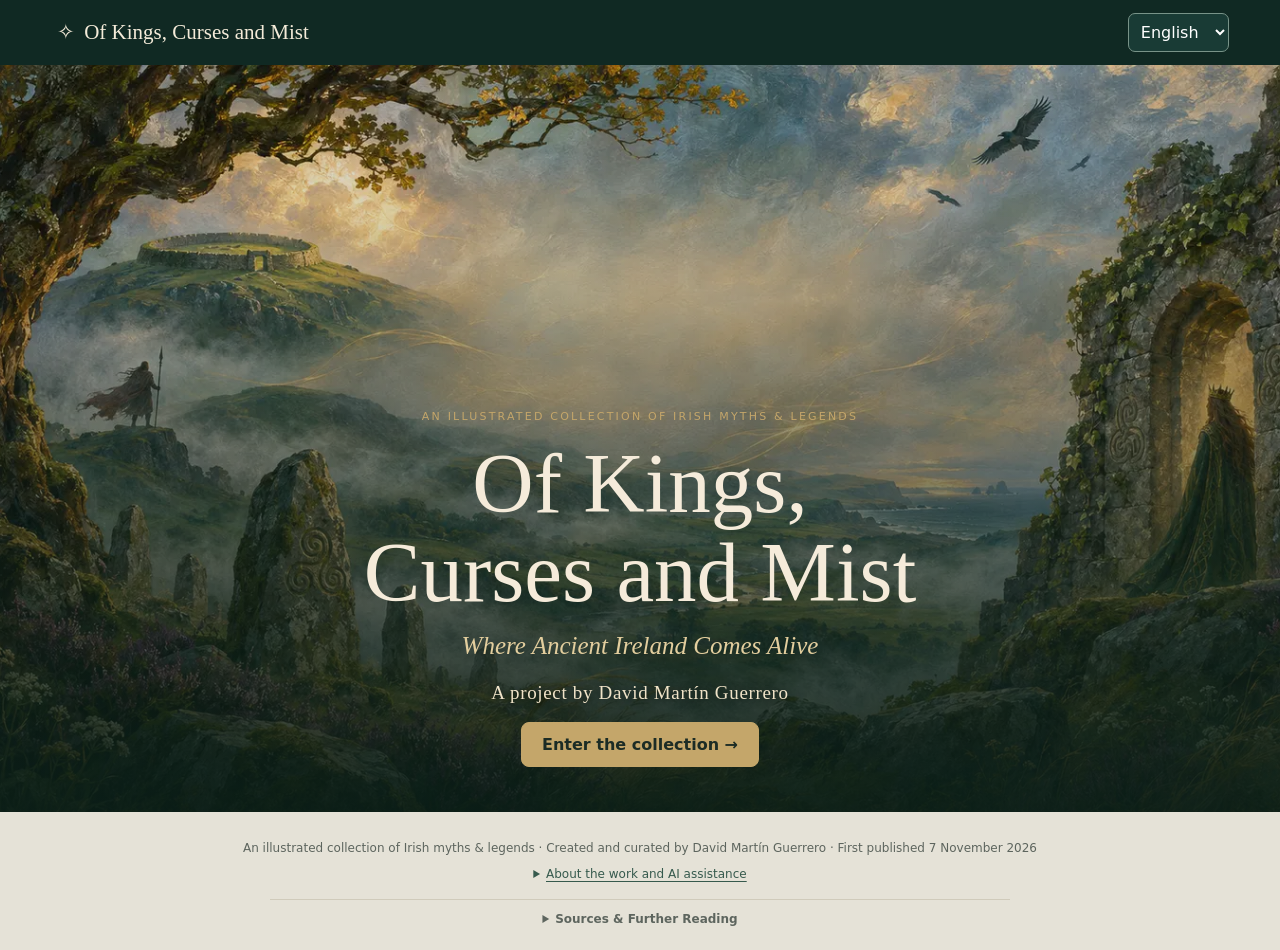
<file: index.html>
<!doctype html>
<html lang="en">
<head>
  <meta charset="utf-8">
  <meta name="viewport" content="width=device-width, initial-scale=1">
  <meta name="theme-color" content="#193b35">
  <meta name="description" content="Of Kings, Curses and Mist — an illustrated bilingual collection of Irish myths and legends.">
  <title>Of Kings, Curses and Mist</title>
  <link rel="stylesheet" href="styles.css">
  <link rel="stylesheet" href="cover.css?v=2">
  <link rel="stylesheet" href="reader-enhancements.css"><link rel="stylesheet" href="myth-cards.css?v=2">
</head>
<body>
  <header class="site-header">
    <button class="brand" id="homeButton">✧ <span id="brandTitle">Of Kings, Curses and Mist</span></button>
    <div class="header-actions">
      <label for="language" class="sr-only">Language / Idioma</label>
      <select id="language"><option value="en">English</option><option value="es">Español</option></select>
    </div>
  </header>
  <main id="app" tabindex="-1"></main>
  <footer class="site-footer">
    <p><span id="footerCredit">An illustrated collection of Irish myths & legends</span> · <span id="footerAuthor">Created and curated by David Martín Guerrero</span> · <span id="footerDate">First published 7 November 2026</span></p>
    <details class="project-credits">
      <summary id="creditToggle">About the work and AI assistance</summary>
      <p id="creditNote">Original literary retellings of traditional Irish legends, developed and reviewed under the editorial direction of David Martín Guerrero. AI tools have assisted with writing, translation, and the creation of original illustrations. The underlying legends belong to Irish oral and literary tradition.</p>
    </details>
    <details class="bibliography" id="bibliography">
      <summary id="bibliographyTitle">Sources & Further Reading</summary>
      <div class="bibliography-content">
        <h3 id="bibliographyStory">The Children of Lir</h3>
        <h4 id="bibliographySources">Sources</h4>
        <ul>
          <li><a href="https://celt.ucc.ie/published/T300014.html" target="_blank" rel="noopener">University College Cork — CELT: <cite>The Fate of the Children of Lir</cite></a></li>
          <li><a href="https://www.askaboutireland.ie/reading-room/environment-geography/physical-landscape/lakelands-of-westmeath/lough-derravaragh/the-children-of-lir/" target="_blank" rel="noopener">Ask About Ireland — <cite>The Children of Lir</cite> (Lough Derravaragh)</a></li>
        </ul>
        <h4 id="bibliographyReading">Further reading</h4>
        <ul>
          <li><a href="https://www.tcd.ie/library/exhibitions/wild-waves/irish_myths.php" target="_blank" rel="noopener">Trinity College Dublin — <cite>Upon the Wild Waves: Irish Myths</cite></a></li>
        </ul>
        <p id="bibliographyNote">These references provide historical and cultural context. Both versions of the story are original retellings, not reproductions of these texts.</p>
      </div>
    </details>
  </footer>
  <script src="myth-reference.js?v=1" defer></script><script src="main.js?v=6" defer></script>
</body>
</html>
</file>
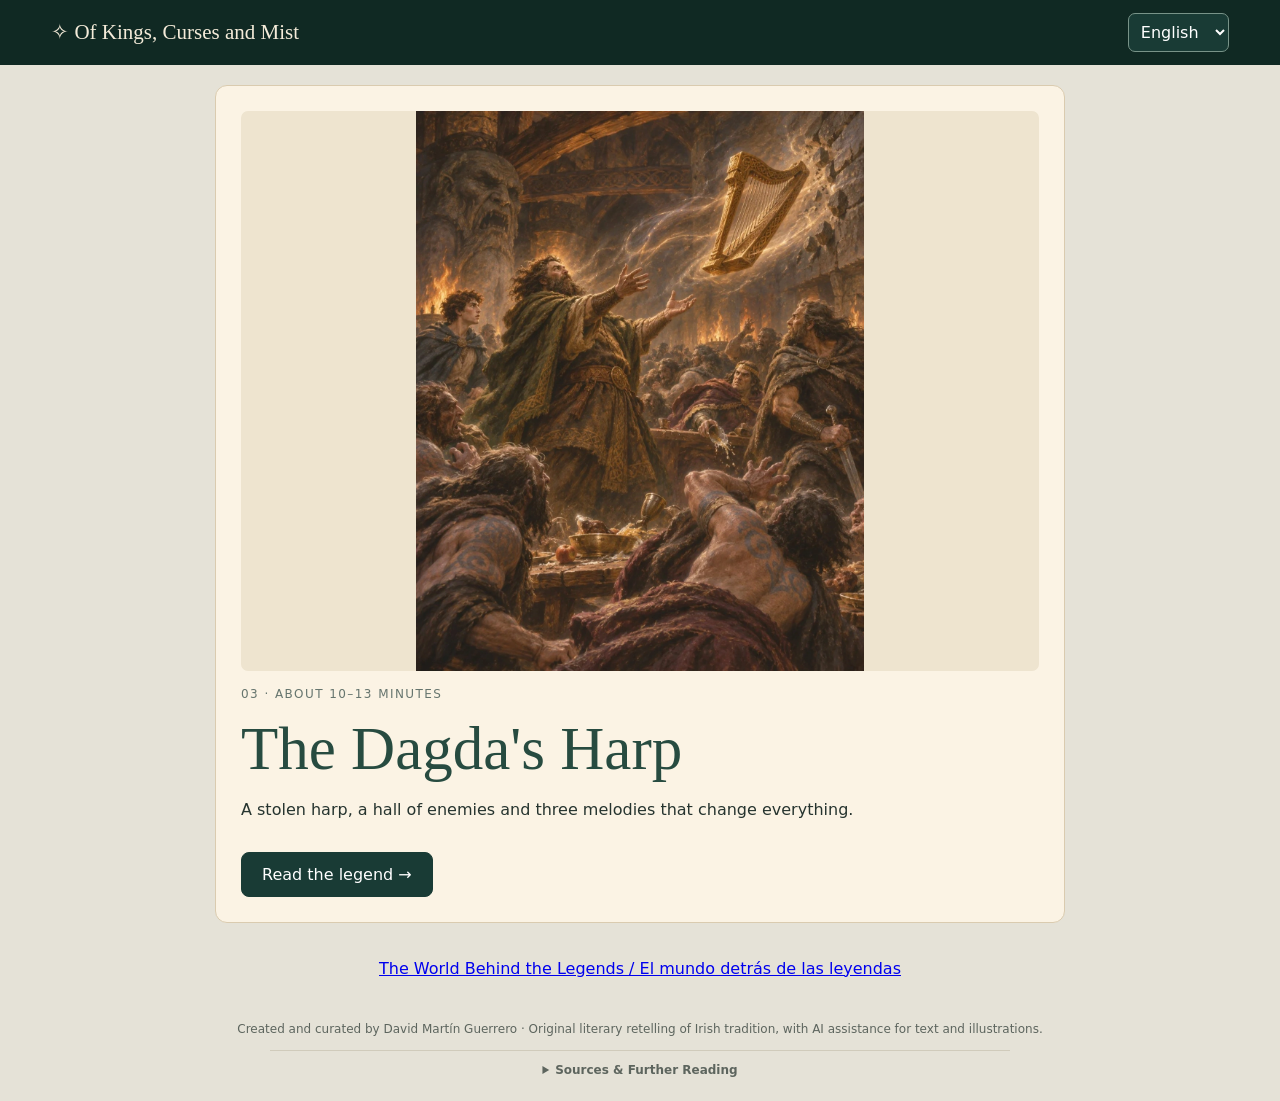
<file: dagda.html>
<!doctype html>
<html lang="en">
<head>
<meta charset="utf-8"><meta name="viewport" content="width=device-width, initial-scale=1">
<meta name="theme-color" content="#193b35">
<title>The Dagda's Harp — Of Kings, Curses and Mist</title>
<link rel="stylesheet" href="styles.css"><link rel="stylesheet" href="reader-enhancements.css">
<link rel="stylesheet" href="salmon.css?v=4"><link rel="stylesheet" href="myth-cards.css?v=2">
</head>
<body>
<header class="site-header"><a class="brand" href="index.html" id="brandTitle">✧ Of Kings, Curses and Mist</a><div class="header-actions"><label for="language" class="sr-only">Language / Idioma</label><select id="language"><option value="en">English</option><option value="es">Español</option></select></div></header>
<main id="salmonApp" tabindex="-1"><p class="qa">Loading…</p></main>
<div style="text-align:center;padding:16px"><a href="world.html" id="worldLink">The World Behind the Legends / El mundo detrás de las leyendas</a></div><footer class="site-footer"><p id="credit">Created and curated by David Martín Guerrero · Original retelling of Irish tradition with AI-assisted drafting and original illustrations.</p>
<details class="bibliography"><summary id="sourceSummary">Sources & Further Reading</summary><div class="bibliography-content" id="sourceList"></div></details></footer>
<script src="dagda.js?v=6" defer></script>
</body></html>
</file>
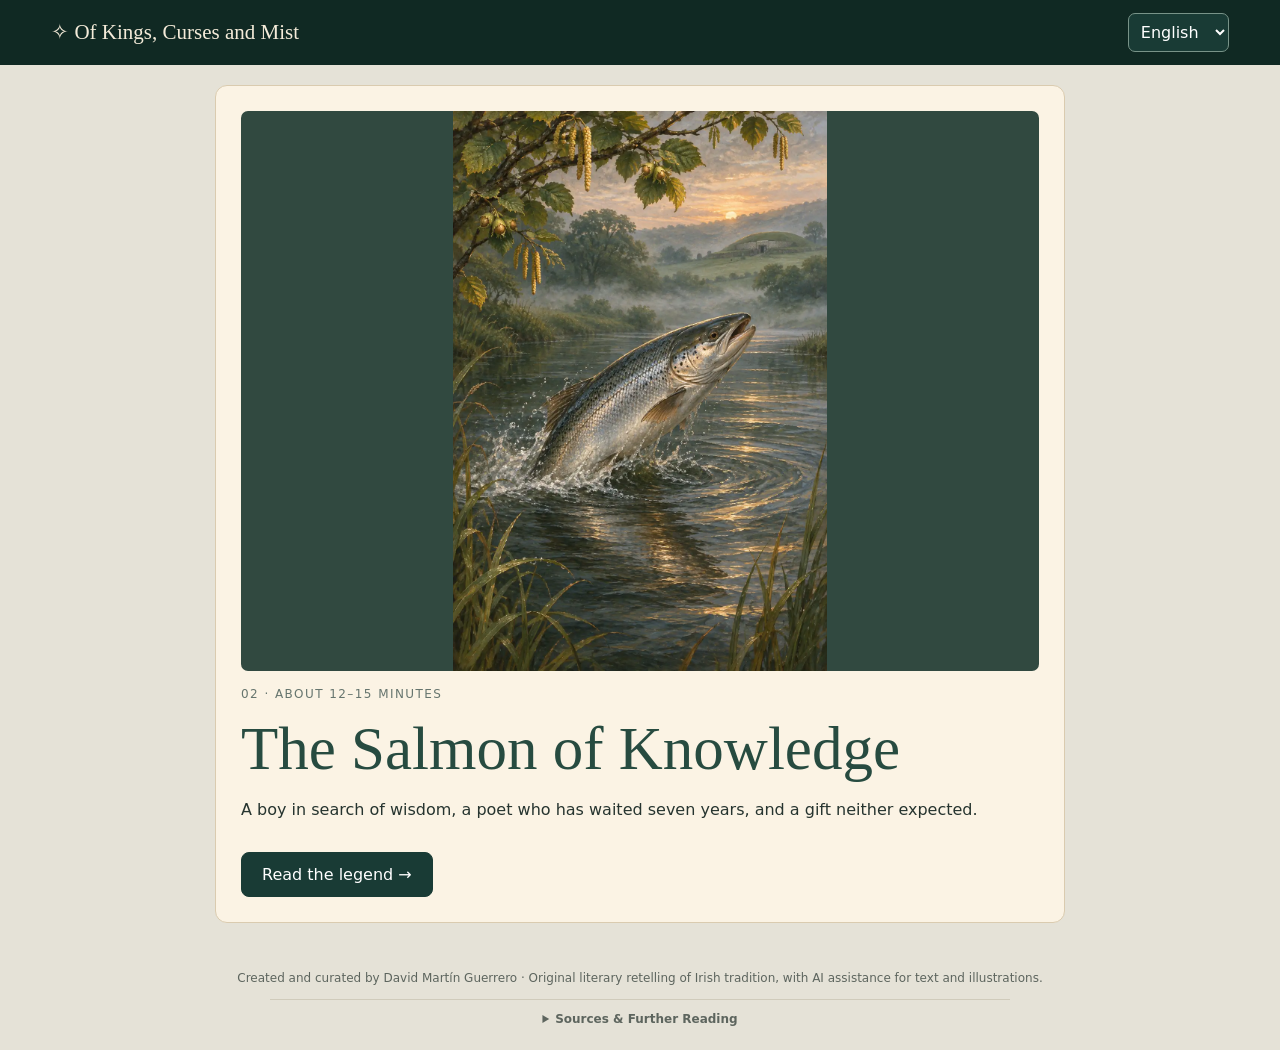
<file: salmon.html>
<!doctype html>
<html lang="en">
<head>
<meta charset="utf-8"><meta name="viewport" content="width=device-width, initial-scale=1">
<meta name="theme-color" content="#193b35">
<title>The Salmon of Knowledge — Of Kings, Curses and Mist</title>
<link rel="stylesheet" href="styles.css"><link rel="stylesheet" href="reader-enhancements.css">
<link rel="stylesheet" href="salmon.css?v=4"><link rel="stylesheet" href="myth-cards.css?v=2">
</head>
<body>
<header class="site-header"><a class="brand" href="index.html" id="brandTitle">✧ Of Kings, Curses and Mist</a><div class="header-actions"><label for="language" class="sr-only">Language / Idioma</label><select id="language"><option value="en">English</option><option value="es">Español</option></select></div></header>
<main id="salmonApp" tabindex="-1"><p class="qa">Loading…</p></main>
<footer class="site-footer"><p id="credit">Created and curated by David Martín Guerrero · Original retelling of Irish tradition with AI-assisted drafting and original illustrations.</p>
<details class="bibliography"><summary id="sourceSummary">Sources & Further Reading</summary><div class="bibliography-content" id="sourceList"></div></details></footer>
<script src="myth-reference.js?v=1" defer></script><script src="salmon.js?v=7" defer></script>
</body></html>
</file>
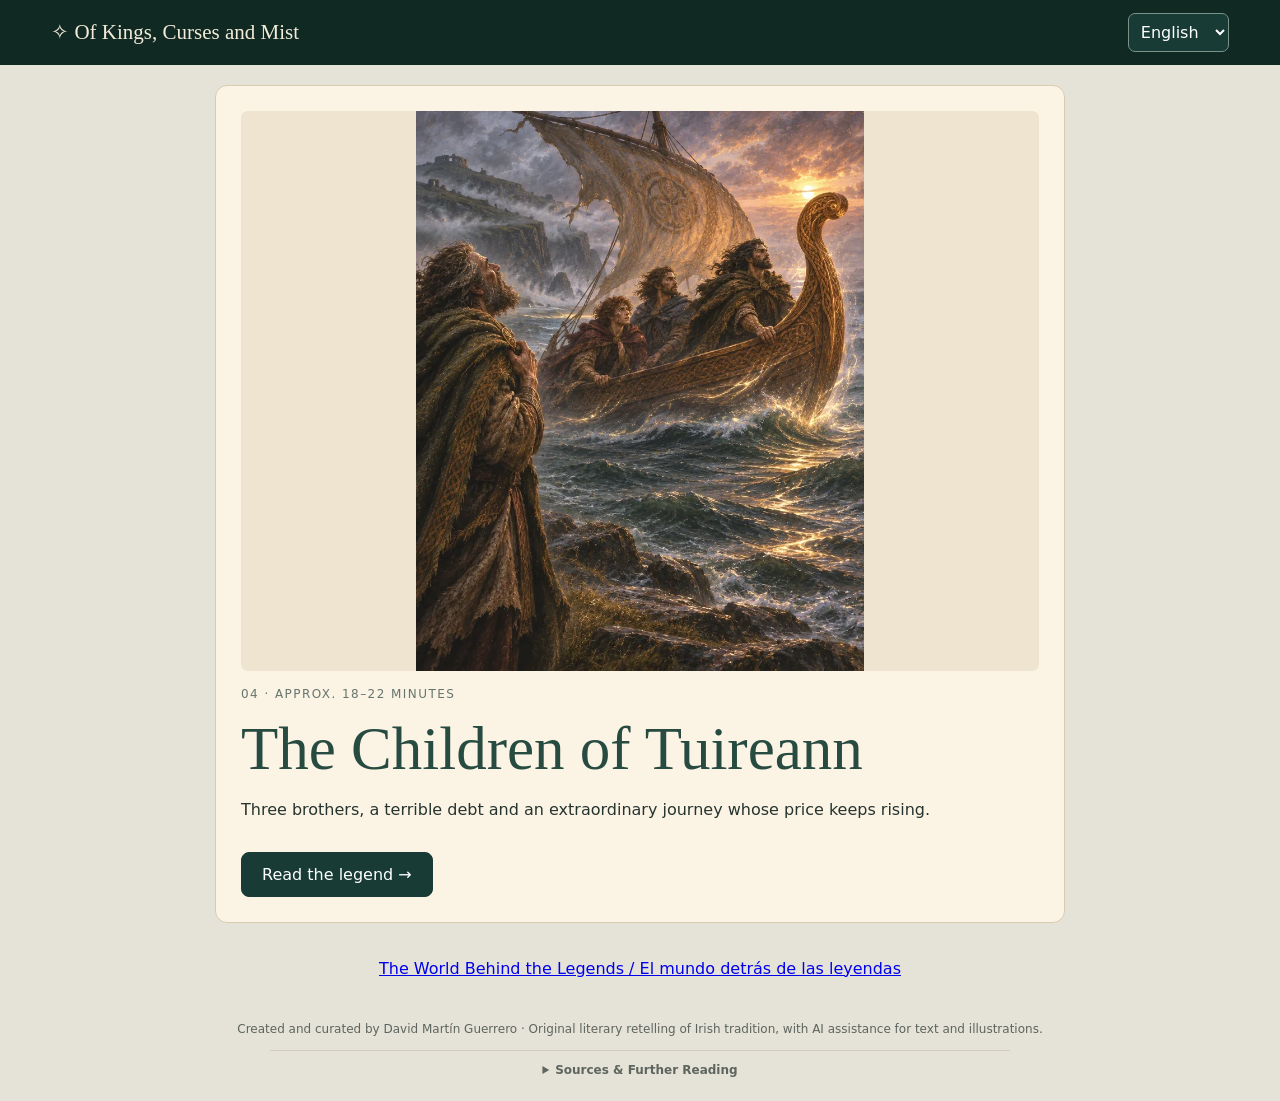
<file: tuireann.html>
<!doctype html>
<html lang="en">
<head>
<meta charset="utf-8"><meta name="viewport" content="width=device-width, initial-scale=1">
<meta name="theme-color" content="#193b35">
<title>The Children of Tuireann — Of Kings, Curses and Mist</title>
<link rel="stylesheet" href="styles.css"><link rel="stylesheet" href="reader-enhancements.css">
<link rel="stylesheet" href="salmon.css?v=4"><link rel="stylesheet" href="myth-cards.css?v=2">
</head>
<body>
<header class="site-header"><a class="brand" href="index.html" id="brandTitle">✧ Of Kings, Curses and Mist</a><div class="header-actions"><label for="language" class="sr-only">Language / Idioma</label><select id="language"><option value="en">English</option><option value="es">Español</option></select></div></header>
<main id="salmonApp" tabindex="-1"><p class="qa">Loading…</p></main>
<div style="text-align:center;padding:16px"><a href="world.html">The World Behind the Legends / El mundo detrás de las leyendas</a></div>
<footer class="site-footer"><p id="credit">Created and curated by David Martín Guerrero · Original literary retelling of Irish tradition with AI-assisted drafting. Final illustrations pending.</p>
<details class="bibliography"><summary id="sourceSummary">Sources & Further Reading</summary><div class="bibliography-content" id="sourceList"></div></details></footer>
<script src="tuireann.js?v=5" defer></script>
</body></html>
</file>
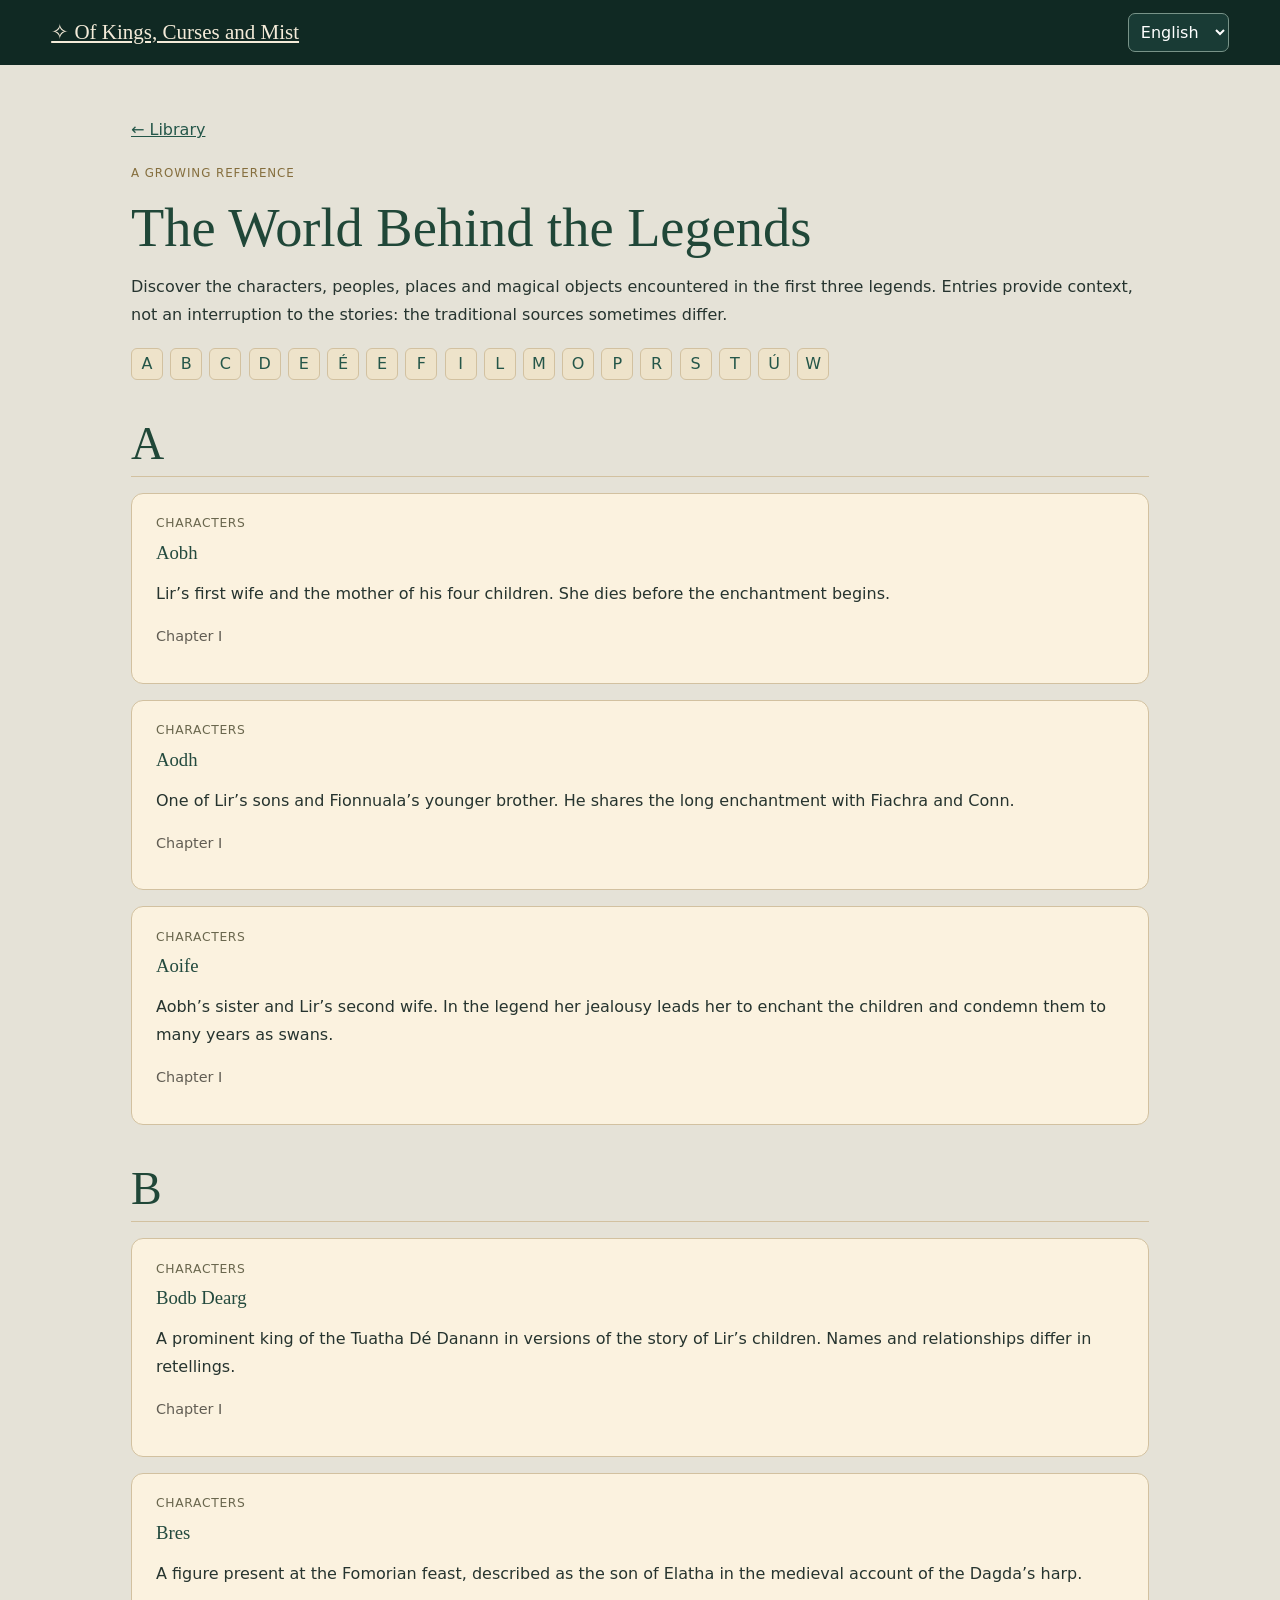
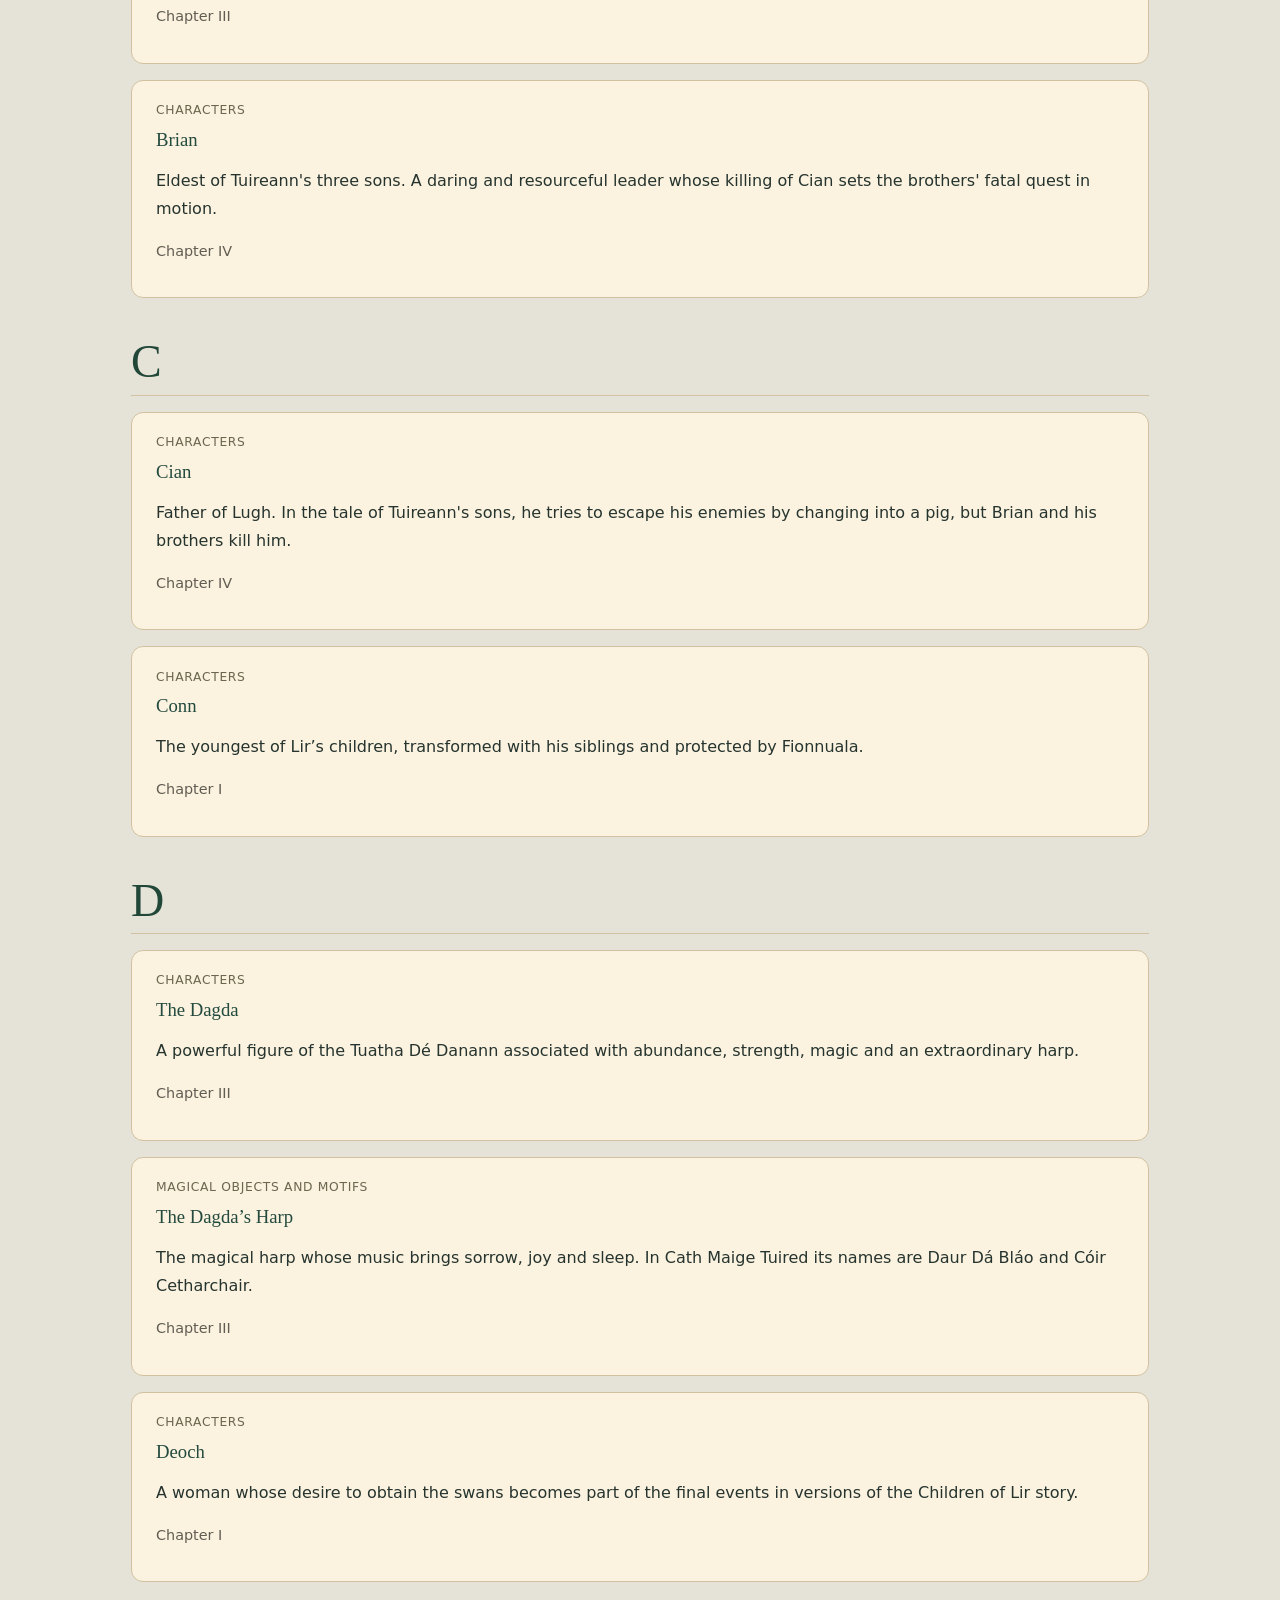
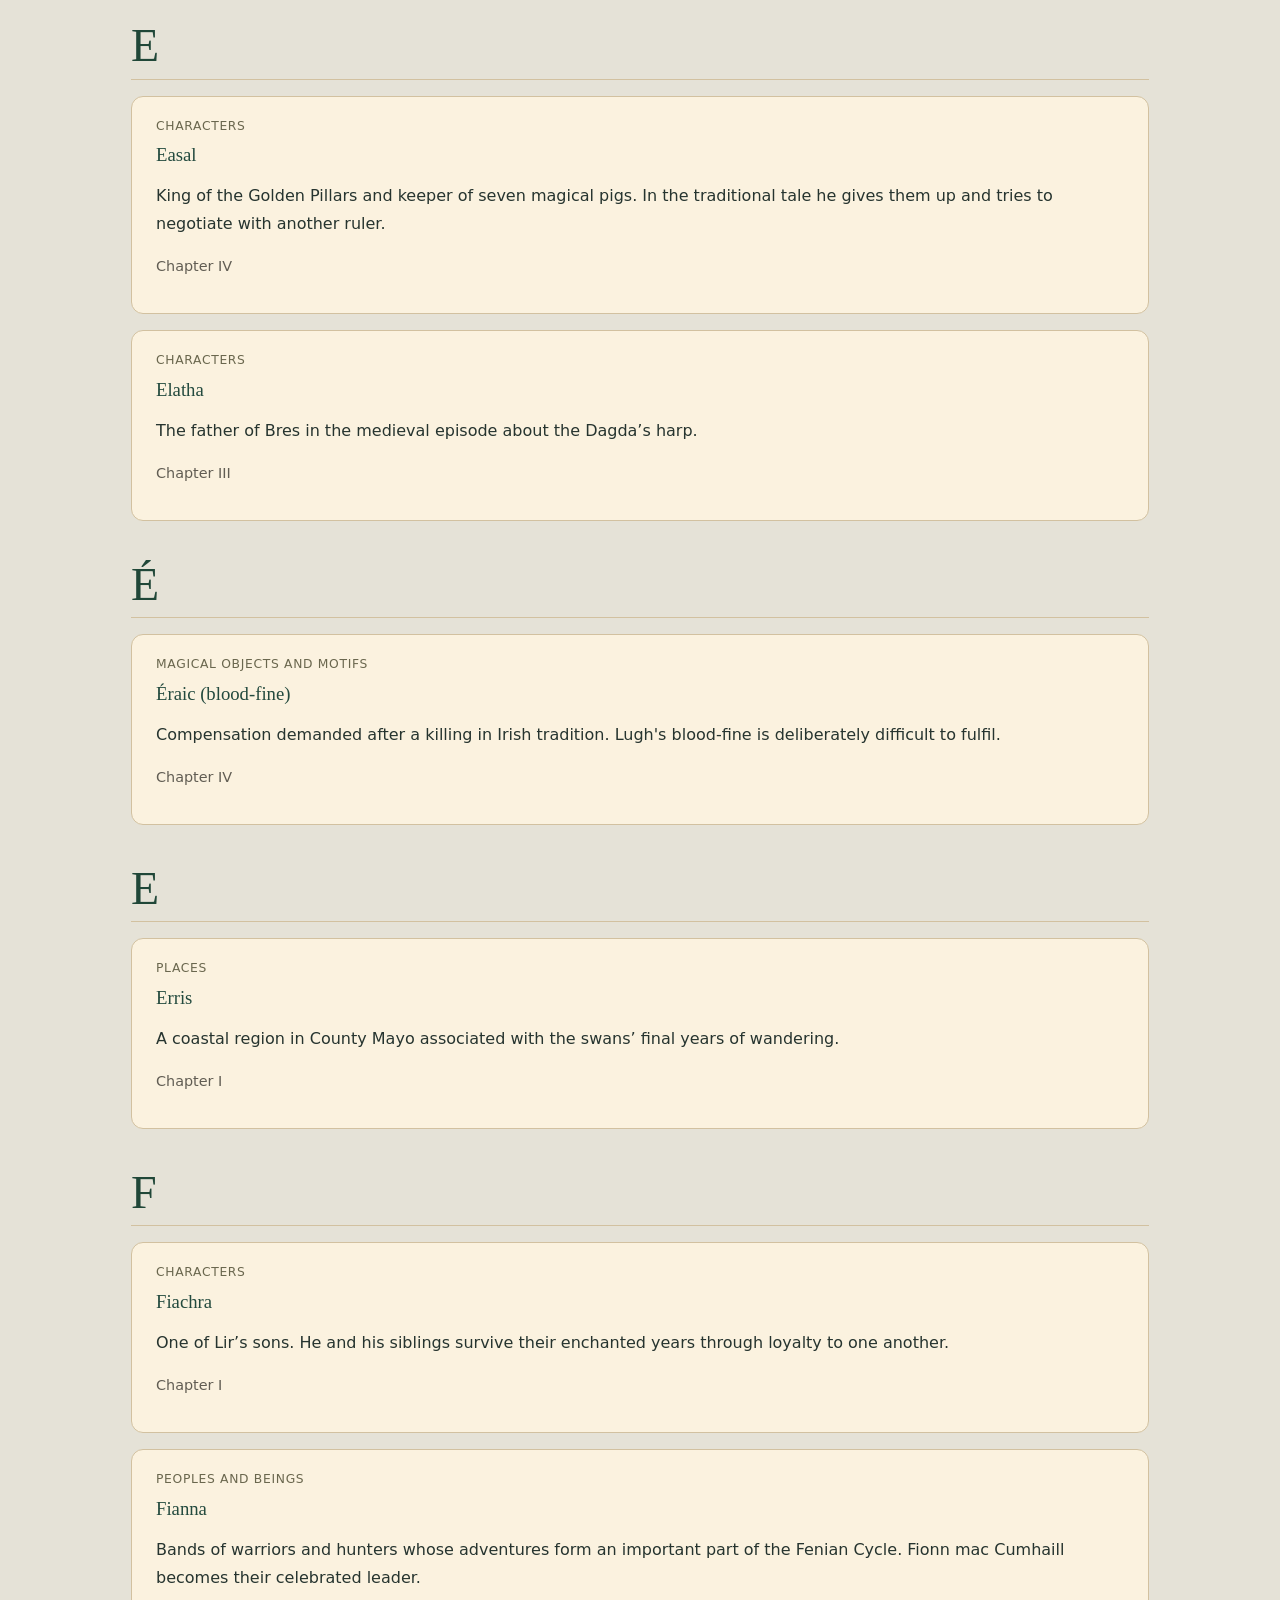
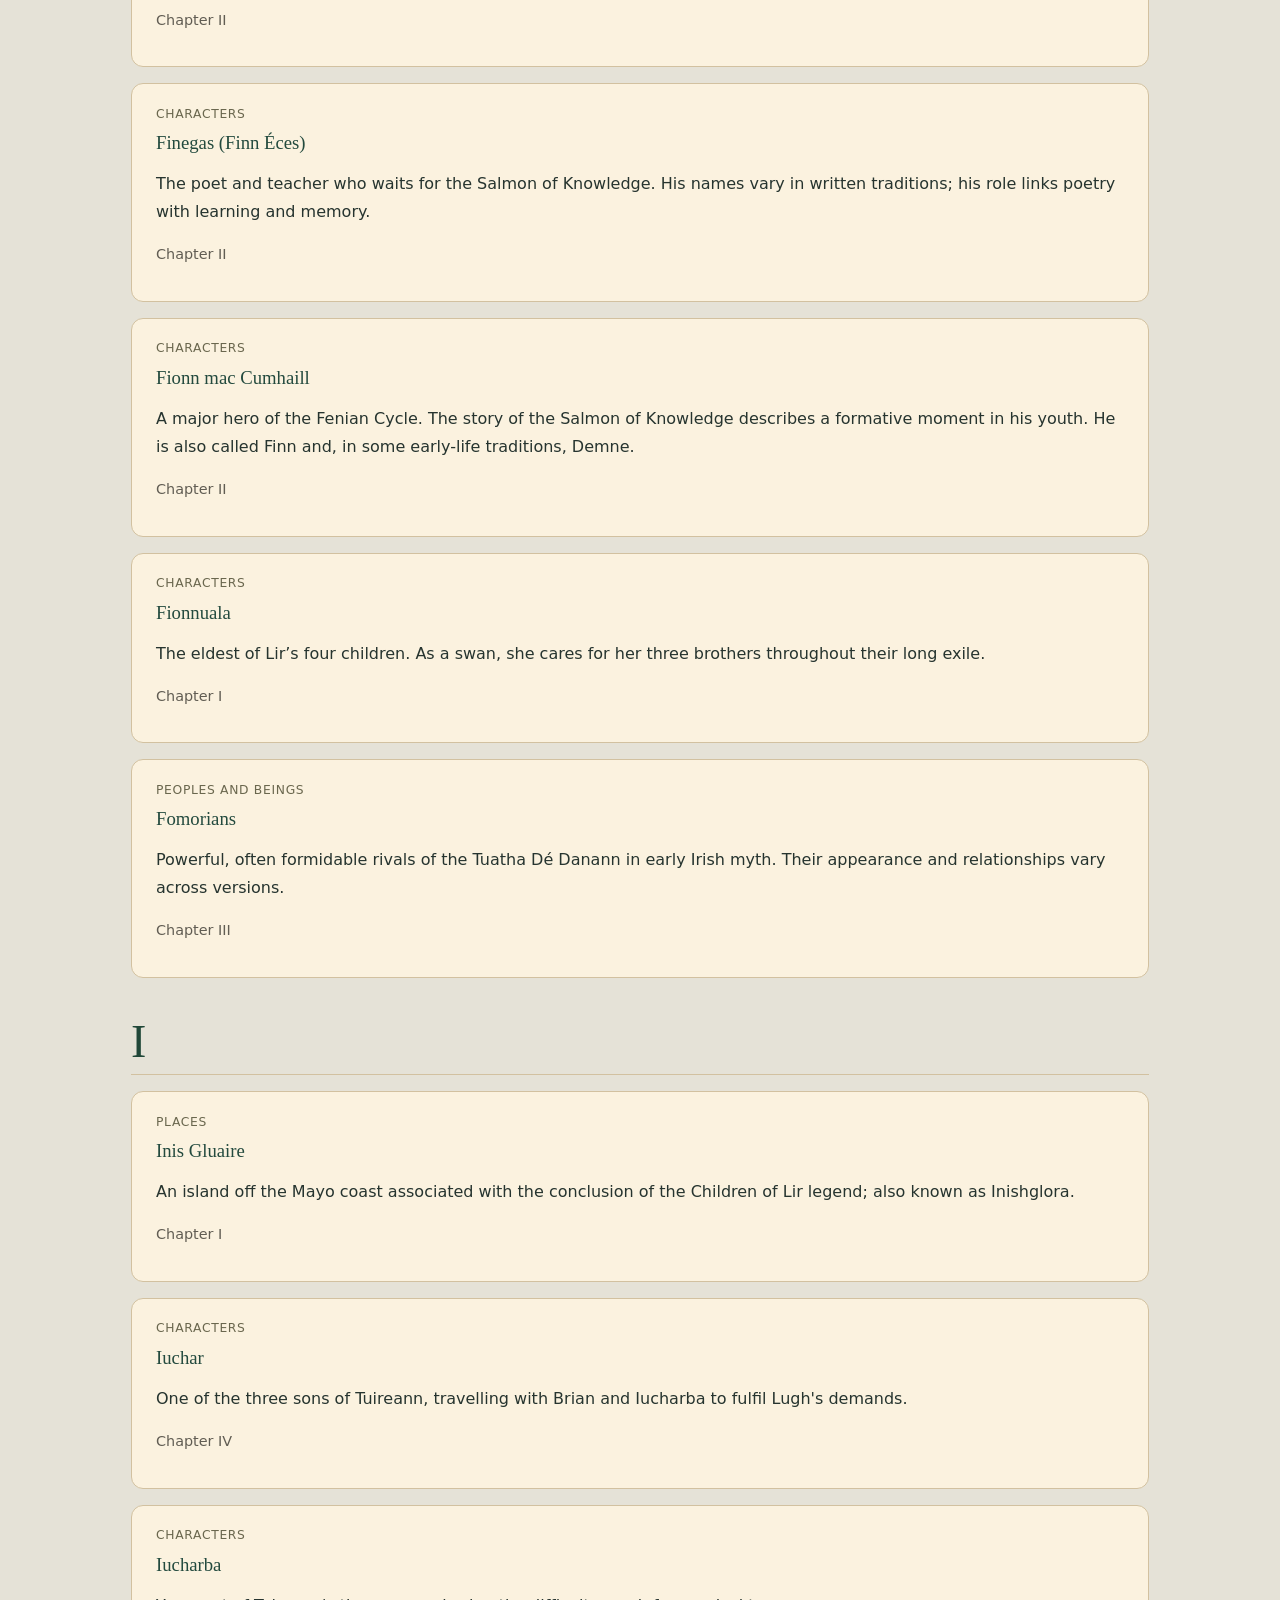
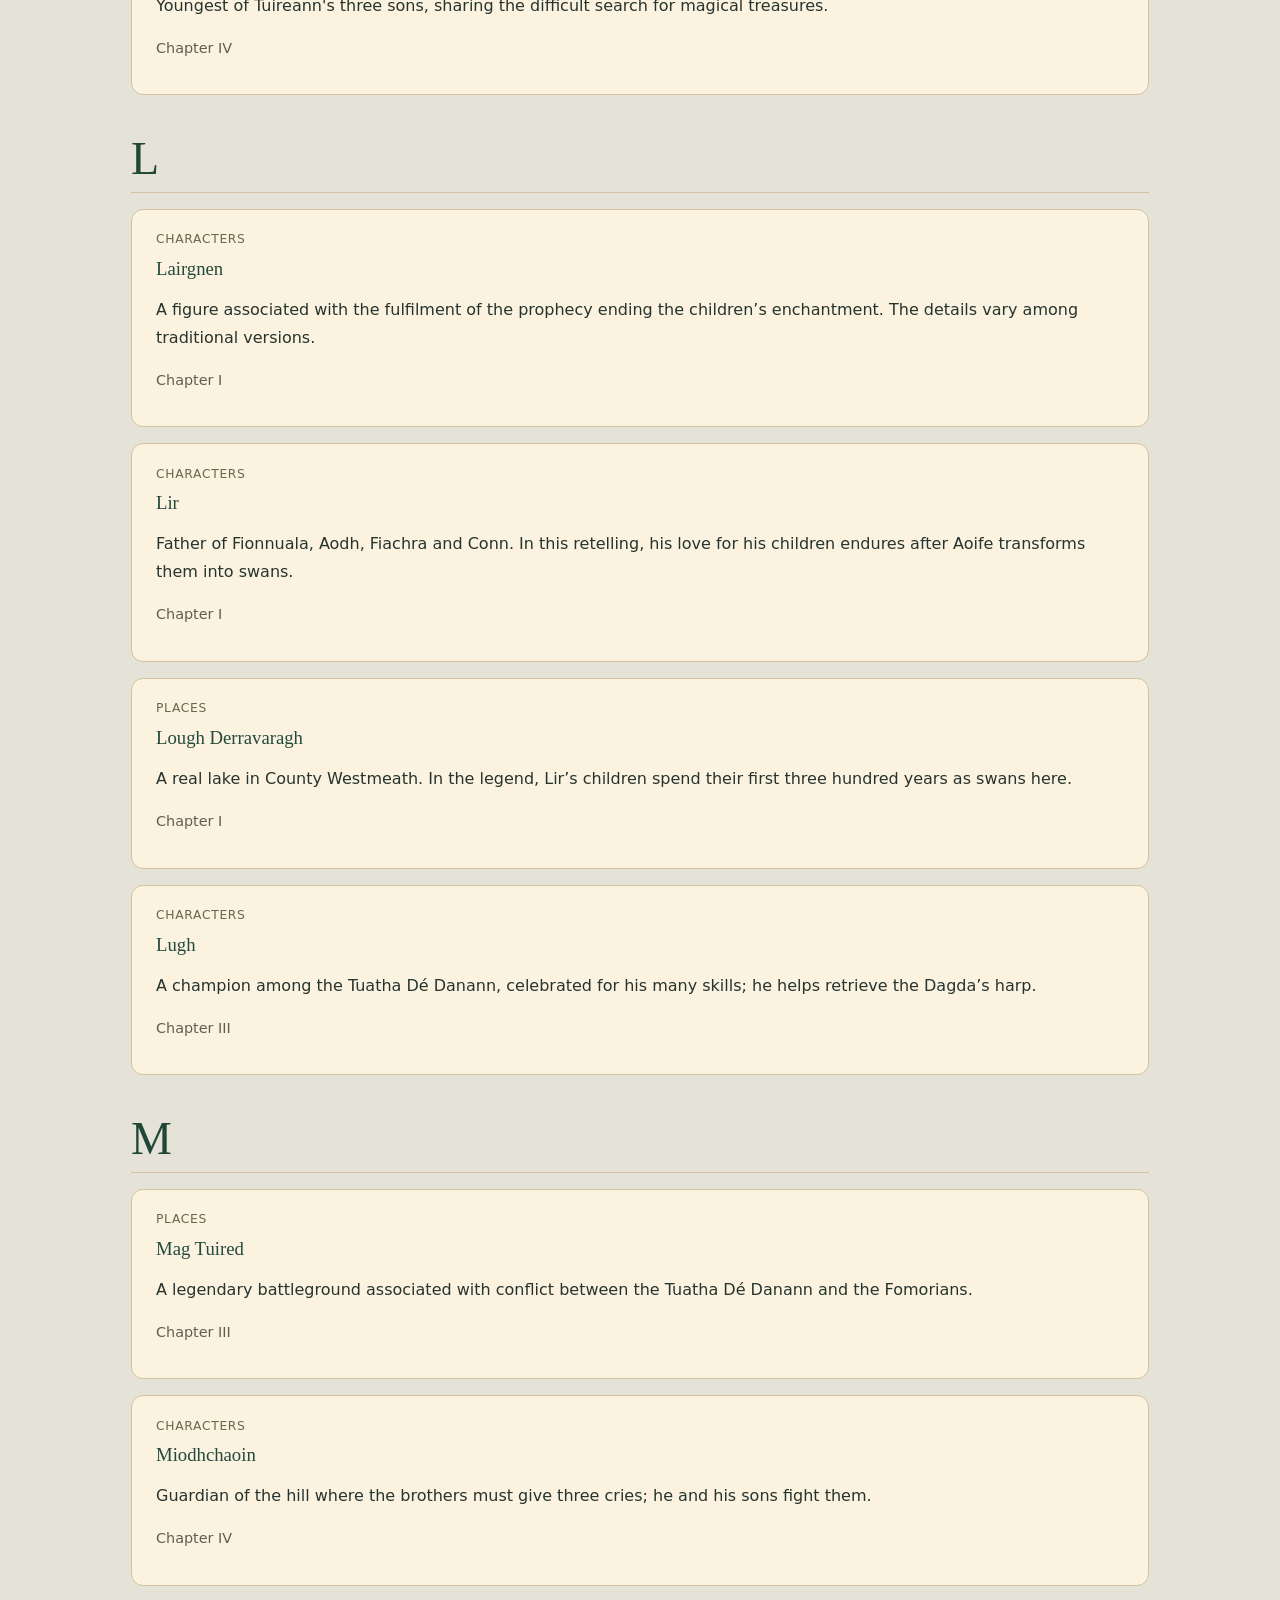
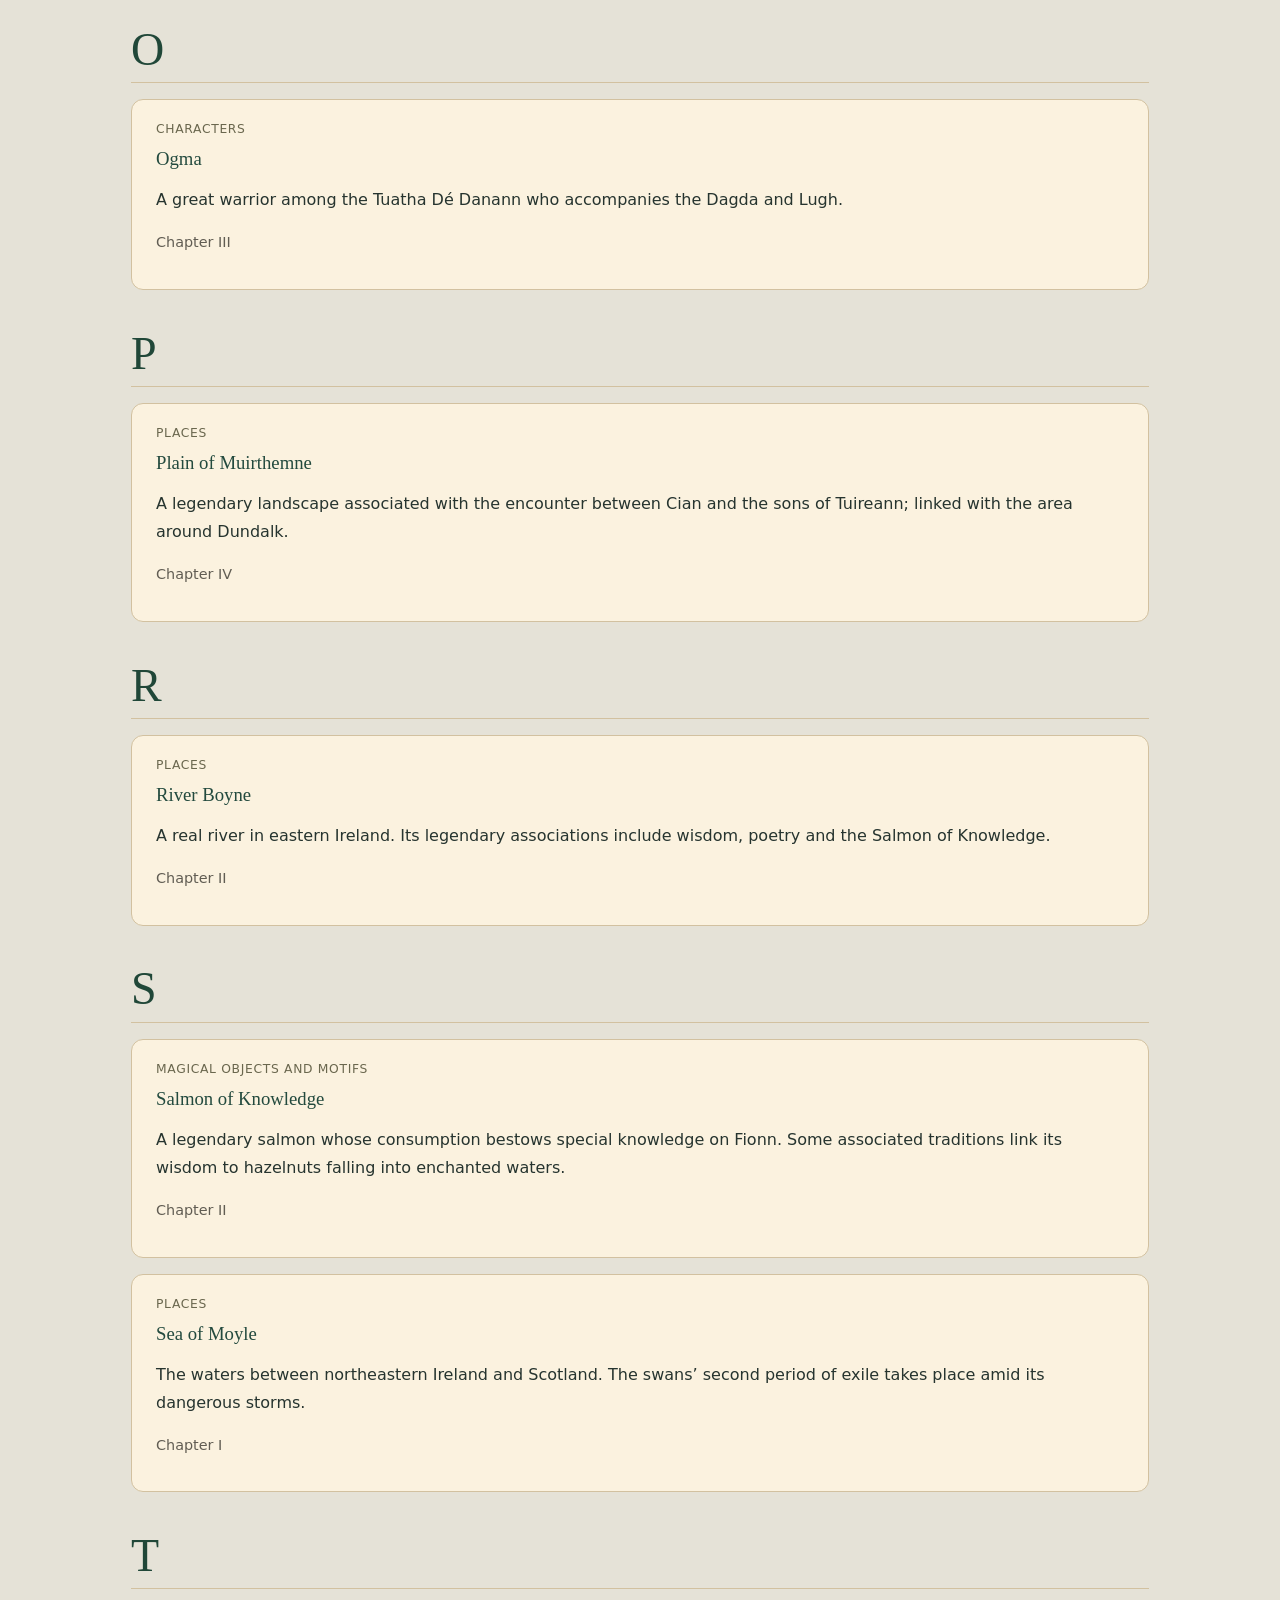
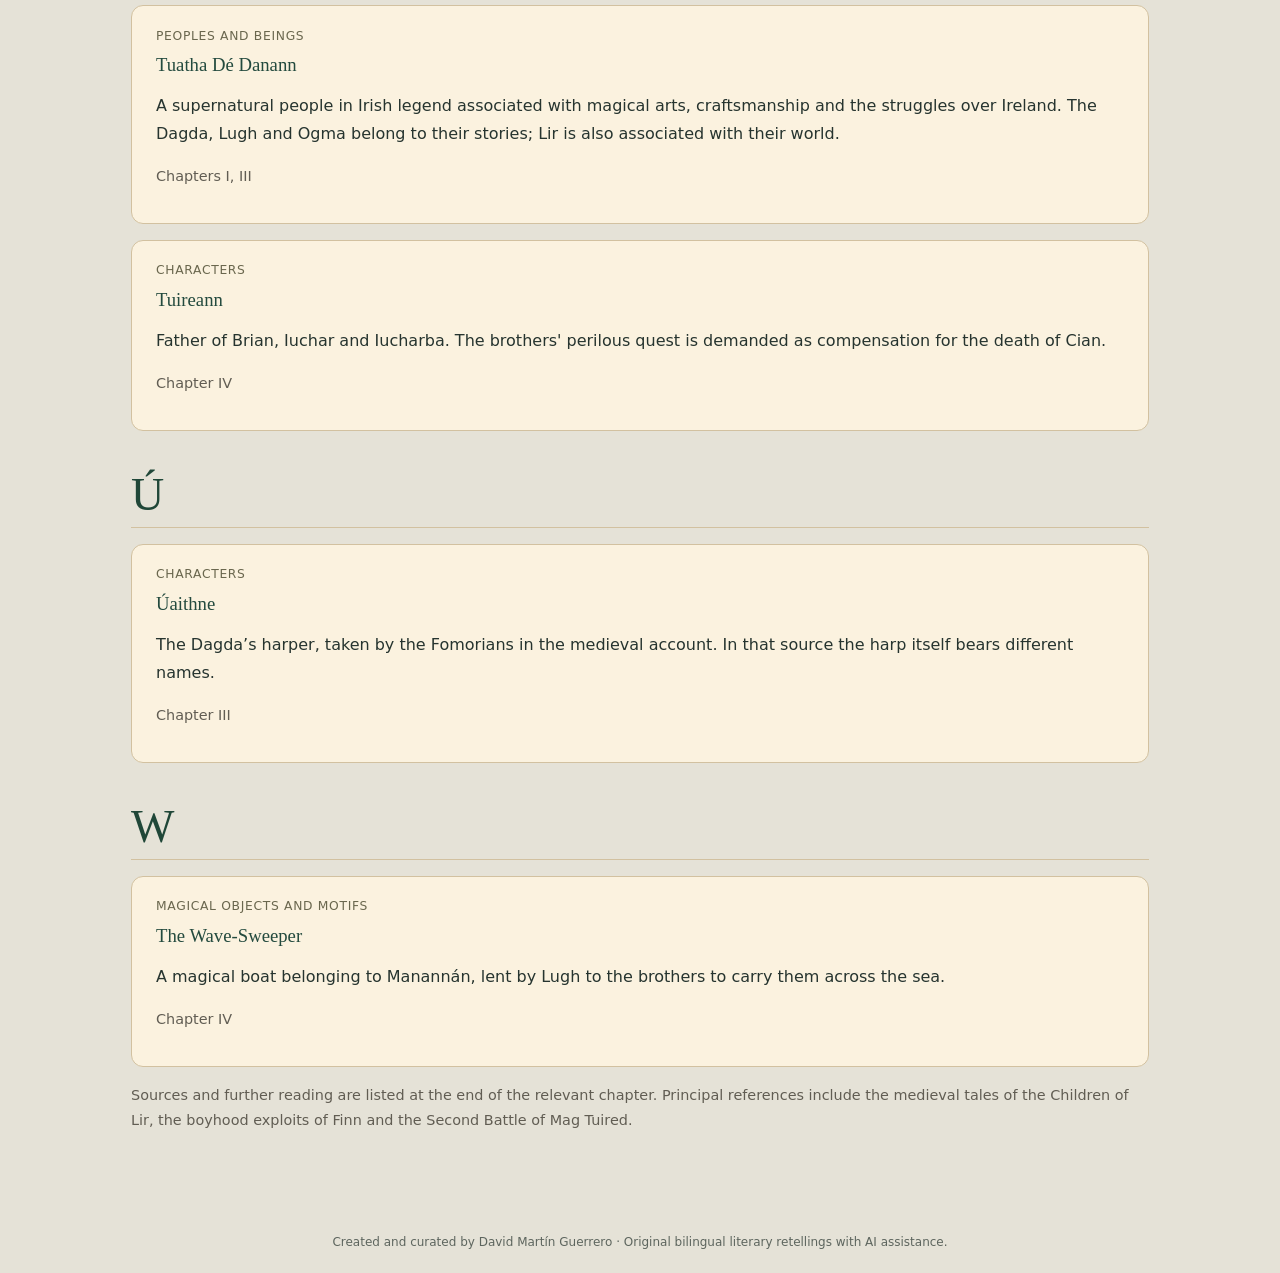
<file: world.html>
<!doctype html>
<html lang="en"><head><meta charset="utf-8"><meta name="viewport" content="width=device-width, initial-scale=1">
<meta name="theme-color" content="#193b35"><title>The World Behind the Legends</title>
<link rel="stylesheet" href="styles.css">
<style>
main{max-width:1050px;margin:auto;padding:2rem 1rem 4rem}h1{font-size:clamp(2rem,5vw,3.4rem);color:#204738}
h2{margin:2.3rem 0 1rem;color:#204738}p{line-height:1.75}
.entry{background:#fbf2df;border:1px solid #d2c1a0;border-radius:12px;padding:1.2rem 1.5rem;margin:1rem 0;scroll-margin-top:1.5rem}
.entry:target{outline:2px solid #9b8e65;outline-offset:2px}.entry h3{margin:.1rem 0 .4rem;color:#234a3e}
.source,.small{font-size:.9rem;color:#615d53}.entry-type{font-size:.77rem;color:#6a674e;letter-spacing:.055em;text-transform:uppercase;margin:0 0 .45rem}.alphabet{display:flex;flex-wrap:wrap;gap:.45rem;margin:1.2rem 0 1.8rem}.alphabet a{display:inline-flex;align-items:center;justify-content:center;min-width:2rem;min-height:2rem;background:#eee3ca;border:1px solid #d2c1a0;border-radius:6px;text-decoration:none}.alphabet a:hover,.alphabet a:focus-visible{background:#e3d2ad}.letter-heading{scroll-margin-top:1.5rem;border-bottom:1px solid #d2c1a0;padding-bottom:.4rem}.nav{margin:1.2rem 0}a{color:#245649}
select{font:inherit}.tag{letter-spacing:.08em;text-transform:uppercase;font-size:.74rem;color:#856e3d}
</style></head><body><header class="site-header"><a class="brand" href="index.html">✧ Of Kings, Curses and Mist</a><div class="header-actions"><label for="language" class="sr-only">Language / Idioma</label><select id="language"><option value="en">English</option><option value="es">Español</option></select></div></header>
<main><p class="nav"><a href="index.html" id="back">← Library</a></p>
<p class="tag" id="kicker"></p><h1 id="title"></h1><p id="intro"></p><nav class="alphabet" id="alphabet" aria-label="Alphabetical index"></nav><div id="entries"></div>
<p class="source" id="source"></p></main><footer class="site-footer">Created and curated by David Martín Guerrero · Original bilingual literary retellings with AI assistance.</footer>
<script>
const entries={"en":[{"id":"tuatha","group":"Peoples and beings","name":"Tuatha Dé Danann","desc":"A supernatural people in Irish legend associated with magical arts, craftsmanship and the struggles over Ireland. The Dagda, Lugh and Ogma belong to their stories; Lir is also associated with their world.","chapters":"Chapters I, III"},{"id":"fomorians","group":"Peoples and beings","name":"Fomorians","desc":"Powerful, often formidable rivals of the Tuatha Dé Danann in early Irish myth. Their appearance and relationships vary across versions.","chapters":"Chapter III"},{"id":"fianna","group":"Peoples and beings","name":"Fianna","desc":"Bands of warriors and hunters whose adventures form an important part of the Fenian Cycle. Fionn mac Cumhaill becomes their celebrated leader.","chapters":"Chapter II"},{"id":"lir","group":"Characters","name":"Lir","desc":"Father of Fionnuala, Aodh, Fiachra and Conn. In this retelling, his love for his children endures after Aoife transforms them into swans.","chapters":"Chapter I"},{"id":"aobh","group":"Characters","name":"Aobh","desc":"Lir’s first wife and the mother of his four children. She dies before the enchantment begins.","chapters":"Chapter I"},{"id":"aoife","group":"Characters","name":"Aoife","desc":"Aobh’s sister and Lir’s second wife. In the legend her jealousy leads her to enchant the children and condemn them to many years as swans.","chapters":"Chapter I"},{"id":"fionnuala","group":"Characters","name":"Fionnuala","desc":"The eldest of Lir’s four children. As a swan, she cares for her three brothers throughout their long exile.","chapters":"Chapter I"},{"id":"aodh","group":"Characters","name":"Aodh","desc":"One of Lir’s sons and Fionnuala’s younger brother. He shares the long enchantment with Fiachra and Conn.","chapters":"Chapter I"},{"id":"fiachra","group":"Characters","name":"Fiachra","desc":"One of Lir’s sons. He and his siblings survive their enchanted years through loyalty to one another.","chapters":"Chapter I"},{"id":"conn","group":"Characters","name":"Conn","desc":"The youngest of Lir’s children, transformed with his siblings and protected by Fionnuala.","chapters":"Chapter I"},{"id":"bodb","group":"Characters","name":"Bodb Dearg","desc":"A prominent king of the Tuatha Dé Danann in versions of the story of Lir’s children. Names and relationships differ in retellings.","chapters":"Chapter I"},{"id":"lairgnen","group":"Characters","name":"Lairgnen","desc":"A figure associated with the fulfilment of the prophecy ending the children’s enchantment. The details vary among traditional versions.","chapters":"Chapter I"},{"id":"deoch","group":"Characters","name":"Deoch","desc":"A woman whose desire to obtain the swans becomes part of the final events in versions of the Children of Lir story.","chapters":"Chapter I"},{"id":"fionn","group":"Characters","name":"Fionn mac Cumhaill","desc":"A major hero of the Fenian Cycle. The story of the Salmon of Knowledge describes a formative moment in his youth. He is also called Finn and, in some early-life traditions, Demne.","chapters":"Chapter II"},{"id":"finegas","group":"Characters","name":"Finegas (Finn Éces)","desc":"The poet and teacher who waits for the Salmon of Knowledge. His names vary in written traditions; his role links poetry with learning and memory.","chapters":"Chapter II"},{"id":"dagda","group":"Characters","name":"The Dagda","desc":"A powerful figure of the Tuatha Dé Danann associated with abundance, strength, magic and an extraordinary harp.","chapters":"Chapter III"},{"id":"lugh","group":"Characters","name":"Lugh","desc":"A champion among the Tuatha Dé Danann, celebrated for his many skills; he helps retrieve the Dagda’s harp.","chapters":"Chapter III"},{"id":"ogma","group":"Characters","name":"Ogma","desc":"A great warrior among the Tuatha Dé Danann who accompanies the Dagda and Lugh.","chapters":"Chapter III"},{"id":"uaithne","group":"Characters","name":"Úaithne","desc":"The Dagda’s harper, taken by the Fomorians in the medieval account. In that source the harp itself bears different names.","chapters":"Chapter III"},{"id":"bres","group":"Characters","name":"Bres","desc":"A figure present at the Fomorian feast, described as the son of Elatha in the medieval account of the Dagda’s harp.","chapters":"Chapter III"},{"id":"elatha","group":"Characters","name":"Elatha","desc":"The father of Bres in the medieval episode about the Dagda’s harp.","chapters":"Chapter III"},{"id":"derravaragh","group":"Places","name":"Lough Derravaragh","desc":"A real lake in County Westmeath. In the legend, Lir’s children spend their first three hundred years as swans here.","chapters":"Chapter I"},{"id":"moyle","group":"Places","name":"Sea of Moyle","desc":"The waters between northeastern Ireland and Scotland. The swans’ second period of exile takes place amid its dangerous storms.","chapters":"Chapter I"},{"id":"erris","group":"Places","name":"Erris","desc":"A coastal region in County Mayo associated with the swans’ final years of wandering.","chapters":"Chapter I"},{"id":"inis","group":"Places","name":"Inis Gluaire","desc":"An island off the Mayo coast associated with the conclusion of the Children of Lir legend; also known as Inishglora.","chapters":"Chapter I"},{"id":"boyne","group":"Places","name":"River Boyne","desc":"A real river in eastern Ireland. Its legendary associations include wisdom, poetry and the Salmon of Knowledge.","chapters":"Chapter II"},{"id":"magt","group":"Places","name":"Mag Tuired","desc":"A legendary battleground associated with conflict between the Tuatha Dé Danann and the Fomorians.","chapters":"Chapter III"},{"id":"salmon","group":"Magical objects and motifs","name":"Salmon of Knowledge","desc":"A legendary salmon whose consumption bestows special knowledge on Fionn. Some associated traditions link its wisdom to hazelnuts falling into enchanted waters.","chapters":"Chapter II"},{"id":"harp","group":"Magical objects and motifs","name":"The Dagda’s Harp","desc":"The magical harp whose music brings sorrow, joy and sleep. In Cath Maige Tuired its names are Daur Dá Bláo and Cóir Cetharchair.","chapters":"Chapter III"},{"id":"cian","group":"Characters","name":"Cian","desc":"Father of Lugh. In the tale of Tuireann's sons, he tries to escape his enemies by changing into a pig, but Brian and his brothers kill him.","chapters":"Chapter IV"},{"id":"tuireann","group":"Characters","name":"Tuireann","desc":"Father of Brian, Iuchar and Iucharba. The brothers' perilous quest is demanded as compensation for the death of Cian.","chapters":"Chapter IV"},{"id":"brian","group":"Characters","name":"Brian","desc":"Eldest of Tuireann's three sons. A daring and resourceful leader whose killing of Cian sets the brothers' fatal quest in motion.","chapters":"Chapter IV"},{"id":"iuchar","group":"Characters","name":"Iuchar","desc":"One of the three sons of Tuireann, travelling with Brian and Iucharba to fulfil Lugh's demands.","chapters":"Chapter IV"},{"id":"iucharba","group":"Characters","name":"Iucharba","desc":"Youngest of Tuireann's three sons, sharing the difficult search for magical treasures.","chapters":"Chapter IV"},{"id":"easal","group":"Characters","name":"Easal","desc":"King of the Golden Pillars and keeper of seven magical pigs. In the traditional tale he gives them up and tries to negotiate with another ruler.","chapters":"Chapter IV"},{"id":"miodhchaoin","group":"Characters","name":"Miodhchaoin","desc":"Guardian of the hill where the brothers must give three cries; he and his sons fight them.","chapters":"Chapter IV"},{"id":"eraic","group":"Magical objects and motifs","name":"Éraic (blood-fine)","desc":"Compensation demanded after a killing in Irish tradition. Lugh's blood-fine is deliberately difficult to fulfil.","chapters":"Chapter IV"},{"id":"wave-sweeper","group":"Magical objects and motifs","name":"The Wave-Sweeper","desc":"A magical boat belonging to Manannán, lent by Lugh to the brothers to carry them across the sea.","chapters":"Chapter IV"},{"id":"muirthemne","group":"Places","name":"Plain of Muirthemne","desc":"A legendary landscape associated with the encounter between Cian and the sons of Tuireann; linked with the area around Dundalk.","chapters":"Chapter IV"}],"es":[{"id":"tuatha","group":"Pueblos y seres","name":"Tuatha Dé Danann","desc":"Pueblo sobrenatural de la mitología irlandesa, asociado a la magia, las artes y la disputa por Irlanda. Entre sus figuras destacan el Dagda, Lugh y Ogma; Lir también pertenece a ese universo.","chapters":"Capítulos I y III"},{"id":"fomorians","group":"Pueblos y seres","name":"Fomorianos","desc":"Poderosos adversarios de los Tuatha Dé Danann en los antiguos mitos irlandeses. Su aspecto y sus relaciones varían según las versiones.","chapters":"Capítulo III"},{"id":"fianna","group":"Pueblos y seres","name":"Fianna","desc":"Grupos de guerreros y cazadores cuyas hazañas forman parte del ciclo feniano. Fionn mac Cumhaill llega a ser su célebre jefe.","chapters":"Capítulo II"},{"id":"lir","group":"Personajes","name":"Lir","desc":"Padre de Fionnuala, Aodh, Fiachra y Conn. En esta adaptación, su amor por los hijos perdura incluso después de que Aoife los transforme en cisnes.","chapters":"Capítulo I"},{"id":"aobh","group":"Personajes","name":"Aobh","desc":"Primera esposa de Lir y madre de sus cuatro hijos. Muere antes de que comience el encantamiento.","chapters":"Capítulo I"},{"id":"aoife","group":"Personajes","name":"Aoife","desc":"Hermana de Aobh y segunda esposa de Lir. Sus celos la llevan a hechizar a los niños y condenarlos a vivir durante siglos como cisnes.","chapters":"Capítulo I"},{"id":"fionnuala","group":"Personajes","name":"Fionnuala","desc":"La mayor de los cuatro hijos de Lir. Convertida en cisne, cuida de sus tres hermanos durante su largo destierro.","chapters":"Capítulo I"},{"id":"aodh","group":"Personajes","name":"Aodh","desc":"Uno de los hijos de Lir y hermano menor de Fionnuala. Comparte el encantamiento con Fiachra y Conn.","chapters":"Capítulo I"},{"id":"fiachra","group":"Personajes","name":"Fiachra","desc":"Uno de los hijos de Lir. Él y sus hermanos sobreviven a los siglos de hechizo gracias a su unión.","chapters":"Capítulo I"},{"id":"conn","group":"Personajes","name":"Conn","desc":"El menor de los hijos de Lir, transformado en cisne junto a sus hermanos y protegido por Fionnuala.","chapters":"Capítulo I"},{"id":"bodb","group":"Personajes","name":"Bodb Dearg","desc":"Rey destacado de los Tuatha Dé Danann en versiones de la leyenda de los hijos de Lir. Los nombres y parentescos varían entre adaptaciones.","chapters":"Capítulo I"},{"id":"lairgnen","group":"Personajes","name":"Lairgnen","desc":"Personaje relacionado con el cumplimiento de la profecía que pone fin al encantamiento de los niños. Los detalles cambian según la versión.","chapters":"Capítulo I"},{"id":"deoch","group":"Personajes","name":"Deoch","desc":"Mujer cuyo deseo de hacerse con los cisnes interviene en el desenlace de algunas versiones de la leyenda.","chapters":"Capítulo I"},{"id":"fionn","group":"Personajes","name":"Fionn mac Cumhaill","desc":"Gran héroe del ciclo feniano. La historia del salmón cuenta un episodio decisivo de su juventud. También aparece como Finn y, en algunas tradiciones de su infancia, Demne.","chapters":"Capítulo II"},{"id":"finegas","group":"Personajes","name":"Finegas (Finn Éces)","desc":"Poeta y maestro que espera al salmón del conocimiento. Su nombre presenta variantes y su papel relaciona la poesía con el saber y la memoria.","chapters":"Capítulo II"},{"id":"dagda","group":"Personajes","name":"El Dagda","desc":"Poderosa figura de los Tuatha Dé Danann relacionada con la abundancia, la fuerza, la magia y un arpa extraordinaria.","chapters":"Capítulo III"},{"id":"lugh","group":"Personajes","name":"Lugh","desc":"Campeón de los Tuatha Dé Danann, famoso por sus muchas habilidades; ayuda a recuperar el arpa del Dagda.","chapters":"Capítulo III"},{"id":"ogma","group":"Personajes","name":"Ogma","desc":"Gran guerrero de los Tuatha Dé Danann que acompaña al Dagda y a Lugh.","chapters":"Capítulo III"},{"id":"uaithne","group":"Personajes","name":"Úaithne","desc":"Arpista del Dagda, capturado por los fomorianos en el relato medieval. En esa fuente el arpa tiene otros nombres.","chapters":"Capítulo III"},{"id":"bres","group":"Personajes","name":"Bres","desc":"Personaje presente en el banquete de los fomorianos, identificado como hijo de Elatha en la fuente medieval.","chapters":"Capítulo III"},{"id":"elatha","group":"Personajes","name":"Elatha","desc":"Padre de Bres en el episodio medieval sobre el arpa del Dagda.","chapters":"Capítulo III"},{"id":"derravaragh","group":"Lugares","name":"Lago Derravaragh","desc":"Lago real del condado de Westmeath. Según la leyenda, los hijos de Lir pasan allí sus primeros trescientos años convertidos en cisnes.","chapters":"Capítulo I"},{"id":"moyle","group":"Lugares","name":"Mar de Moyle","desc":"Aguas situadas entre el noreste de Irlanda y Escocia. Los cisnes atraviesan aquí el segundo período de su destierro, entre tormentas.","chapters":"Capítulo I"},{"id":"erris","group":"Lugares","name":"Erris","desc":"Región costera del condado de Mayo vinculada con los últimos años del viaje de los cisnes.","chapters":"Capítulo I"},{"id":"inis","group":"Lugares","name":"Inis Gluaire","desc":"Isla de la costa de Mayo asociada al desenlace de la leyenda de los hijos de Lir; también se conoce como Inishglora.","chapters":"Capítulo I"},{"id":"boyne","group":"Lugares","name":"Río Boyne","desc":"Río real del este de Irlanda. En la tradición se vincula a la sabiduría, la poesía y el salmón del conocimiento.","chapters":"Capítulo II"},{"id":"magt","group":"Lugares","name":"Mag Tuired","desc":"Campo de batalla legendario relacionado con el enfrentamiento entre los Tuatha Dé Danann y los fomorianos.","chapters":"Capítulo III"},{"id":"salmon","group":"Objetos y motivos mágicos","name":"Salmón del conocimiento","desc":"Salmón legendario que concede un saber extraordinario a Fionn al probarlo. Algunas tradiciones relacionan su sabiduría con avellanas caídas en aguas encantadas.","chapters":"Capítulo II"},{"id":"harp","group":"Objetos y motivos mágicos","name":"El arpa del Dagda","desc":"Arpa mágica cuya música despierta tristeza, alegría y sueño. En Cath Maige Tuired sus nombres son Daur Dá Bláo y Cóir Cetharchair.","chapters":"Capítulo III"},{"id":"cian","group":"Personajes","name":"Cian","desc":"Padre de Lugh. En la leyenda de los hijos de Tuireann intenta escapar transformándose en cerdo, pero Brian y sus hermanos lo matan.","chapters":"Capítulo IV"},{"id":"tuireann","group":"Personajes","name":"Tuireann","desc":"Padre de Brian, Iuchar e Iucharba. La peligrosa búsqueda de los hermanos es una compensación exigida por la muerte de Cian.","chapters":"Capítulo IV"},{"id":"brian","group":"Personajes","name":"Brian","desc":"Mayor de los hijos de Tuireann. Personaje audaz e ingenioso cuyo asesinato de Cian desencadena el viaje fatal de los hermanos.","chapters":"Capítulo IV"},{"id":"iuchar","group":"Personajes","name":"Iuchar","desc":"Uno de los tres hijos de Tuireann. Acompaña a Brian e Iucharba para cumplir las exigencias de Lugh.","chapters":"Capítulo IV"},{"id":"iucharba","group":"Personajes","name":"Iucharba","desc":"El menor de los tres hijos de Tuireann; comparte la difícil búsqueda de los tesoros mágicos.","chapters":"Capítulo IV"},{"id":"easal","group":"Personajes","name":"Easal","desc":"Rey de las Columnas de Oro y dueño de siete cerdos mágicos. En la tradición los entrega y trata de negociar con otro soberano.","chapters":"Capítulo IV"},{"id":"miodhchaoin","group":"Personajes","name":"Miodhchaoin","desc":"Guardián de la colina donde los hermanos deben gritar tres veces. Él y sus hijos se enfrentan a los viajeros.","chapters":"Capítulo IV"},{"id":"eraic","group":"Objetos y motivos mágicos","name":"Éraic (compensación)","desc":"Compensación exigida por una muerte en la tradición irlandesa. Lugh impone unas condiciones deliberadamente difíciles.","chapters":"Capítulo IV"},{"id":"wave-sweeper","group":"Objetos y motivos mágicos","name":"La Barredora de Olas","desc":"Barca mágica de Manannán que Lugh presta a los hermanos para atravesar el mar.","chapters":"Capítulo IV"},{"id":"muirthemne","group":"Lugares","name":"Llanura de Muirthemne","desc":"Paisaje legendario asociado al encuentro de Cian y los hijos de Tuireann, vinculado a la zona de Dundalk.","chapters":"Capítulo IV"}]};
const copy={
en:{back:'← Library',kicker:'A growing reference',title:'The World Behind the Legends',intro:'Discover the characters, peoples, places and magical objects encountered in the first three legends. Entries provide context, not an interruption to the stories: the traditional sources sometimes differ.',source:'Sources and further reading are listed at the end of the relevant chapter. Principal references include the medieval tales of the Children of Lir, the boyhood exploits of Finn and the Second Battle of Mag Tuired.'},
es:{back:'← Biblioteca',kicker:'Una enciclopedia en construcción',title:'El mundo detrás de las leyendas',intro:'Conoce a los personajes, pueblos, lugares y objetos mágicos que aparecen en las tres primeras leyendas. Estas entradas ayudan a contextualizar los relatos, cuyas fuentes tradicionales presentan a veces diferencias.',source:'Las fuentes y lecturas complementarias figuran al final de cada capítulo. Entre las principales referencias están los relatos medievales de los hijos de Lir, la juventud de Fionn y la Segunda Batalla de Mag Tuired.'}
};
const control=document.getElementById('language');let lang=localStorage.getItem('okcm-language')==='es'?'es':'en';control.value=lang;
function render(){
 const d=copy[lang];document.documentElement.lang=lang;document.title=d.title;
 for(const k of ['back','kicker','title','intro','source'])document.getElementById(k).textContent=d[k];
 const root=document.getElementById('entries');root.replaceChildren();
 const alphabet=document.getElementById('alphabet');alphabet.replaceChildren();alphabet.setAttribute('aria-label',lang==='es'?'Índice alfabético':'Alphabetical index');
 const sortName=name=>name.replace(/^(?:the |el |la |los |las |un |una )/i,'').trim();
 const ordered=[...entries[lang]].sort((a,b)=>sortName(a.name).localeCompare(sortName(b.name),lang,{sensitivity:'base'}));
 let section=null,lastLetter='';
 for(const item of ordered){
  const letter=sortName(item.name).charAt(0).toLocaleUpperCase(lang);
  if(letter!==lastLetter){
   section=document.createElement('section');
   const h=document.createElement('h2');h.className='letter-heading';h.id='letter-'+letter;h.textContent=letter;
   section.append(h);root.append(section);
   const jump=document.createElement('a');jump.href='#letter-'+letter;jump.textContent=letter;alphabet.append(jump);
   lastLetter=letter;
  }
  const article=document.createElement('article');article.className='entry';article.id=item.id;
  const kind=document.createElement('p');kind.className='entry-type';kind.textContent=item.group;
  const name=document.createElement('h3');name.textContent=item.name;
  const detail=document.createElement('p');detail.textContent=item.desc;
  const cite=document.createElement('p');cite.className='small';cite.textContent=item.chapters;
  article.append(kind,name,detail,cite);section.append(article);
 }
 if(location.hash){const target=document.getElementById(decodeURIComponent(location.hash.slice(1)));if(target)requestAnimationFrame(()=>target.scrollIntoView({block:'start'}))}
}
control.addEventListener('change',()=>{lang=control.value;localStorage.setItem('okcm-language',lang);render()});
window.addEventListener('hashchange',()=>{const target=document.getElementById(decodeURIComponent(location.hash.slice(1)));target?.scrollIntoView({block:'start'})});
render();
</script></body></html>
</file>
<file: styles.css>
:root{--forest:#193b35;--deep:#102923;--gold:#c4a66a;--paper:#f2eadb;--ink:#26342f;--muted:#52665e;--line:#d9cfba;--font-scale:1}*{box-sizing:border-box}body{margin:0;background:#e5e2d7;color:var(--ink);font-family:system-ui,-apple-system,Segoe UI,sans-serif}button,select{font:inherit}button{cursor:pointer}button:focus-visible,select:focus-visible{outline:3px solid #a87824;outline-offset:3px}.sr-only{position:absolute;width:1px;height:1px;overflow:hidden;clip:rect(0,0,0,0)}.site-header{display:flex;justify-content:space-between;align-items:center;padding:13px clamp(16px,4vw,56px);background:var(--deep);color:#f4ebd9;gap:12px}.brand{display:flex;align-items:center;gap:9px;border:0;background:none;color:inherit;font-family:Georgia,serif;font-size:clamp(15px,2vw,21px);text-align:left}.brand:first-letter{color:var(--gold)}.header-actions select{border:1px solid #789388;border-radius:7px;padding:8px;background:var(--forest);color:white}.site-footer{font-size:12px;text-align:center;color:#5d655e;padding:24px}.hero{min-height:min(760px,83vh);display:flex;align-items:flex-end;justify-content:center;padding:45px 20px;background:linear-gradient(0deg,rgba(9,29,23,.94),rgba(9,29,23,.15) 75%),url('assets/children-of-lir-lake.webp') center/cover no-repeat;color:#f5ebda}.hero-content{text-align:center;max-width:770px}.eyebrow{text-transform:uppercase;letter-spacing:.2em;font-size:11px;color:var(--gold)}h1,h2,h3{font-family:Georgia,'Times New Roman',serif;font-weight:500}h1{font-size:clamp(40px,7vw,85px);line-height:1.04;margin:16px 0}h2{font-size:clamp(29px,4vw,46px);margin:12px 0}.hero em{font-family:Georgia,serif;color:#e3ce9e;font-size:clamp(18px,3vw,25px)}.button{background:var(--forest);color:#fff;border:1px solid var(--forest);border-radius:8px;padding:12px 20px;min-height:45px}.button.gold{background:var(--gold);color:#1c2c25;border-color:var(--gold);font-weight:700;margin-top:28px}.button.secondary{background:transparent;color:inherit;border-color:#9a9b89}.button:disabled{opacity:.45;cursor:not-allowed}.library{max-width:1040px;margin:0 auto;padding:55px 22px 80px}.library-intro{max-width:680px;margin-bottom:32px}.book-grid{display:grid;grid-template-columns:repeat(auto-fit,minmax(225px,1fr));gap:24px}.book-card{background:#fffaf0;border:1px solid #d8cfb9;border-radius:12px;overflow:hidden;box-shadow:0 12px 25px #243e3020}.book-card img{width:100%;height:250px;object-fit:cover;display:block}.book-card-content{padding:20px}.book-card p{color:var(--muted);line-height:1.5}.book-card h3{font-size:25px;margin:7px 0}.mini-label{font-size:12px;color:#66756e;letter-spacing:.12em;text-transform:uppercase}.book-card .button{width:100%}.reader-wrap{max-width:1450px;margin:0 auto;padding:18px clamp(12px,2.5vw,32px) 40px}.reader-tools{display:flex;flex-wrap:wrap;gap:9px;align-items:center;justify-content:space-between;margin:0 0 14px}.reader-tools .left,.reader-tools .right{display:flex;align-items:center;gap:8px;flex-wrap:wrap}.tool{background:#fff8eb;border:1px solid #bfb4a2;padding:9px 12px;border-radius:7px;color:#253b32;min-height:40px}.tool[aria-pressed=true]{background:#dce8de;border-color:#477257}.spread{display:grid;grid-template-columns:1fr 1fr;min-height:min(710px,72vh);background:var(--paper);border:1px solid #c5baa5;border-radius:12px;overflow:hidden;box-shadow:0 18px 42px #263a3026;animation:pageappear .25s ease}.page-image{position:relative;min-height:480px;background:#405b4e}.page-image img{width:100%;height:100%;position:absolute;inset:0;object-fit:cover}.image-caption{position:absolute;bottom:0;left:0;right:0;color:#f6eee0;padding:40px 20px 16px;font-family:Georgia,serif;background:linear-gradient(transparent,#142f29b8)}.page-text{padding:clamp(24px,4vw,64px);background:var(--paper);box-shadow:inset 11px 0 19px #ab9d8022;overflow:auto;max-height:74vh}.page-text h2{font-size:clamp(25px,3vw,38px);margin:8px 0 22px}.prose{font-family:Georgia,'Times New Roman',serif;font-size:calc(18px * var(--font-scale));line-height:1.75}.prose p{margin:0 0 1.15em}.folio{color:#897d65;font-size:12px;margin-bottom:14px}.reader-navigation{display:flex;align-items:center;justify-content:space-between;gap:12px;padding:19px 0}.reader-navigation .button{min-width:110px}.page-count{font-size:14px;color:#4d5b54}.reader-wrap.night{--paper:#23322f;--ink:#eee8d8;--line:#485a52;color:#eee8d8}.reader-wrap.night .page-text{color:#eee8d8}.reader-wrap.night .folio{color:#cbb98f}.reader-wrap.night .tool{background:#20342d;color:#f5ebdc;border-color:#779081}.qa{max-width:800px;margin:20px auto;padding:30px;background:#fffaf0;border:1px solid #d9cfb9;border-radius:12px}.question{border:0;border-top:1px solid #e0d8ca;margin:22px 0;padding:20px 0 0}.question legend{font-family:Georgia,serif;font-size:20px;padding-right:8px}.choice{display:block;margin:12px 0;padding:12px;border:1px solid #d0c7b5;border-radius:8px}.choice:has(input:checked){background:#e4ece3;border-color:#6c927a}.feedback{min-height:1.5em;color:#335c46;font-weight:600}.qa aside{background:#f0ebdd;padding:20px;border-left:4px solid var(--gold);line-height:1.6;margin-top:30px}.qa .button{margin:18px 0}.status{font-size:13px;color:var(--muted)}@keyframes pageappear{from{opacity:.65;transform:translateX(8px)}to{opacity:1;transform:translateX(0)}}@media(max-width:750px){.spread{grid-template-columns:1fr}.page-image{min-height:230px;max-height:40vh}.page-text{max-height:none;overflow:visible;padding:28px 24px}.reader-navigation .button{min-width:80px}.hero{min-height:70vh}.book-card img{height:200px}}@media(prefers-reduced-motion:reduce){.spread{animation:none}*{scroll-behavior:auto!important}}

/* Cultural reading page after the legend */
.beyond-legend{margin:38px auto 18px;padding:clamp(22px,4vw,48px);max-width:790px;background:#faf4e6;border:1px solid #d9c8a3;box-shadow:0 12px 30px #322b1b14;color:#2d342d;line-height:1.75}.beyond-legend h2{font:clamp(30px,4vw,44px) Georgia,serif;margin:5px 0 10px;color:#254c42}.beyond-legend h3{font:23px Georgia,serif;color:#355e51;margin:22px 0 5px}.beyond-legend p{margin:7px 0}.beyond-eyebrow{font-size:12px;letter-spacing:.12em;text-transform:uppercase;color:#776a50}.beyond-lead{font-family:Georgia,serif;font-style:italic;font-size:19px;border-bottom:1px solid #d7c7a8;padding-bottom:19px}.beyond-source{font-size:13px;border-top:1px solid #d7c7a8;padding-top:15px;margin-top:25px!important}.beyond-source a{color:#315c53}

/* Headings in the final Beyond the Legend book page */
.page-text .cultural-note{margin:0 0 1.1em}.page-text .cultural-note h3{font-family:Georgia,'Times New Roman',serif;font-size:calc(19px * var(--font-scale));line-height:1.25;color:#386c5d;margin:0 0 .3em;font-weight:700}.page-text .cultural-note p{margin:0;font-size:calc(16px * var(--font-scale));line-height:1.55}.reader-wrap.night .cultural-note h3{color:#d7bd86}

/* Collapsible per-legend sources and optional further reading */
.bibliography{max-width:740px;margin:14px auto 0;text-align:left;border-top:1px solid #b5ae9670;padding-top:12px}.bibliography summary{cursor:pointer;font-weight:600;text-align:center}.bibliography-content{padding:12px 16px 3px;line-height:1.6}.bibliography-content h3{font:22px Georgia,serif;margin:12px 0 8px}.bibliography-content h4{font-size:16px;margin:14px 0 4px}.bibliography-content ul{margin:6px 0 10px;padding-left:24px}.bibliography-content li{margin:7px 0}.bibliography-content a{text-decoration:underline;text-underline-offset:2px}.bibliography-content p{font-size:13px;line-height:1.6}
</file>
<file: cover.css>
/* The collection-wide cover is independent of the reader's page layout. */
.hero {
  background: linear-gradient(0deg, rgba(9,29,23,.92), rgba(9,29,23,.14) 80%),
    url('assets/collection-cover.webp') center / cover no-repeat;
}
.hero-byline {
  margin: 22px 0 0;
  color: #f0e3c8;
  font-family: Georgia, 'Times New Roman', serif;
  font-size: clamp(14px, 1.6vw, 19px);
  letter-spacing: .035em;
  text-shadow: 0 1px 8px rgba(0,0,0,.55);
}
.hero-byline strong { font-weight: 500; }
.hero-byline + .button.gold { margin-top: 18px; }

/* Align library actions at the bottom of cards, regardless of blurb length. */
.book-card { display: flex; flex-direction: column; }
.book-card > img { flex-shrink: 0; }
.book-card-content { display: flex; flex: 1; flex-direction: column; }
.book-card-content > .button { margin-top: auto; }
</file>
<file: reader-enhancements.css>
/* Complete scene illustration, with a subdued soft-focus extension behind it. */
.page-image { isolation: isolate; overflow: hidden; background: #53675f; }
.page-image::before {
  content: "";
  position: absolute;
  inset: -22px;
  background-image: var(--scene-image);
  background-position: center;
  background-size: cover;
  filter: blur(20px) brightness(.68);
  z-index: -1;
}
.page-image img {
  object-fit: contain;
  z-index: 0;
}
.image-caption { z-index: 1; }

/* Gentle page-turn cue, shared by buttons and horizontal touch gestures. */
.spread { perspective: 1500px; touch-action: pan-y; }
.reader-wrap[data-turn="next"] .spread { animation: turn-next .36s ease-out both; }
.reader-wrap[data-turn="prev"] .spread { animation: turn-prev .36s ease-out both; }
@keyframes turn-next {
  from { opacity: .58; transform: rotateY(-8deg) translateX(15px); }
  to { opacity: 1; transform: rotateY(0) translateX(0); }
}
@keyframes turn-prev {
  from { opacity: .58; transform: rotateY(8deg) translateX(-15px); }
  to { opacity: 1; transform: rotateY(0) translateX(0); }
}
@media (prefers-reduced-motion: reduce) {
  .reader-wrap[data-turn] .spread { animation: none; }
}

/* Compact, bilingual editorial credits without distracting from the book. */
.site-footer p { margin: .4em 0; }
.project-credits { max-width: 760px; margin: 10px auto 0; line-height: 1.65; }
.project-credits summary { cursor: pointer; color: #365a4d; text-decoration: underline; text-underline-offset: 3px; }
.project-credits summary:focus-visible { outline: 3px solid #a87824; outline-offset: 3px; }
.project-credits p { padding: 4px 18px 10px; }
</file>
<file: myth-cards.css>
/* Inline terms that open contextual reference cards. */
.salmon-reader .myth-term{
  font:inherit;color:inherit;background:transparent;border:0;padding:0;cursor:pointer;
  text-decoration:underline;
  text-decoration-thickness:.09em;
  text-underline-offset:.18em;
}
.salmon-reader .myth-term:hover,.salmon-reader .myth-term:focus-visible{
  color:#23604b;outline-offset:3px;
}
.salmon-reader.night .myth-term:hover,.salmon-reader.night .myth-term:focus-visible{color:#e9d0a0}
.myth-dialog{
  border:1px solid #c5b793;border-radius:14px;background:#fbf2df;color:#26382f;
  padding:0;width:min(92vw,440px);max-height:calc(100dvh - 35px);
  box-shadow:0 14px 48px #0d211d55;
}
.myth-dialog::backdrop{background:rgba(13,28,25,.48)}
.myth-dialog-inner{padding:1.7rem 1.6rem 1.5rem;position:relative}
.myth-eyebrow{font-size:.7rem;letter-spacing:.11em;color:#6c806d;font-weight:600;margin-right:2rem}
.myth-dialog h3{font-size:1.6rem;line-height:1.25;margin:.65rem 0;color:#234638}
.myth-dialog p{line-height:1.65;margin:.4rem 0 1.1rem;font-size:1.05rem}
.myth-dismiss{position:absolute;right:.7rem;top:.6rem;border:0;background:transparent;
  font-size:1.8rem;cursor:pointer;color:#344d41;width:44px;height:44px;border-radius:8px}
.myth-dismiss:focus-visible,.myth-full:focus-visible{outline:2px solid #335d4c;outline-offset:3px}
.myth-full{display:inline-block;color:#1f5743;text-decoration:underline;font-weight:600}
@media(prefers-reduced-motion:reduce){.myth-dialog{scroll-behavior:auto}}
</file>
<file: salmon.css>
/* Chapter 2 shares the book's visual language while allowing flexible page counts. */
.brand{text-decoration:none}
.salmon-image{position:relative;min-height:480px;background:#e5d9b8}
.salmon-image img{width:100%;height:100%;object-fit:contain;position:absolute;inset:0}
.salmon-image.decorative{background:#efe5d0}
.salmon-image.decorative img{object-fit:contain}
.salmon-image .image-caption{font-size:14px}
.salmon-image.decorative .image-caption{display:none}
.salmon-opening{max-width:850px;margin:20px auto;padding:25px;background:#fbf3e4;border:1px solid #dacbaf;border-radius:12px}
.salmon-opening img{width:100%;max-height:560px;object-fit:contain;display:block;background:#314940;border-radius:7px}
.salmon-opening h1{font-size:clamp(36px,5vw,61px);color:#274b40}
.salmon-opening p{line-height:1.7}
.salmon-opening .button{margin-top:12px}
.salmon-opening .mini-label{margin:16px 0}
.salmon-reader .prose{font-size:calc(18px * var(--font-scale))}
.salmon-reader .page-text{scrollbar-width:thin}
.salmon-reader .page-image{background:#53675f}
.salmon-reader .page-image::before{background-image:var(--scene-image)}
.salmon-reader .page-image img{object-fit:contain}
.salmon-reader .page-image.decorative::before{display:none}
.salmon-reader .page-image.decorative{background:#f1e6d0}
.salmon-reader .page-image.decorative img{position:absolute;width:140px;height:140px;left:calc(50% - 70px);top:calc(50% - 70px);object-fit:contain;opacity:.62;filter:saturate(.7);mix-blend-mode:multiply}
.salmon-reader .page-image.decorative .image-caption{display:none}
.salmon-reader .beyond-note{margin:0 0 1.1em}
.salmon-reader .beyond-note h3{font-size:calc(19px * var(--font-scale));margin:0 0 .3em;color:#386c5d}
.salmon-reader.night .beyond-note h3{color:#d7bd86}
.salmon-reader .page-text{color:var(--ink)}
.salmon-reader.night .page-text{color:#eee8d8}
.salmon-reader.night .page-image.decorative{background:#403f34}
.salmon-reader.night .page-image.decorative img{mix-blend-mode:normal;opacity:.44}
@media(max-width:750px){.salmon-image{min-height:250px}.salmon-reader .page-image{min-height:250px;max-height:42vh}}
</file>
